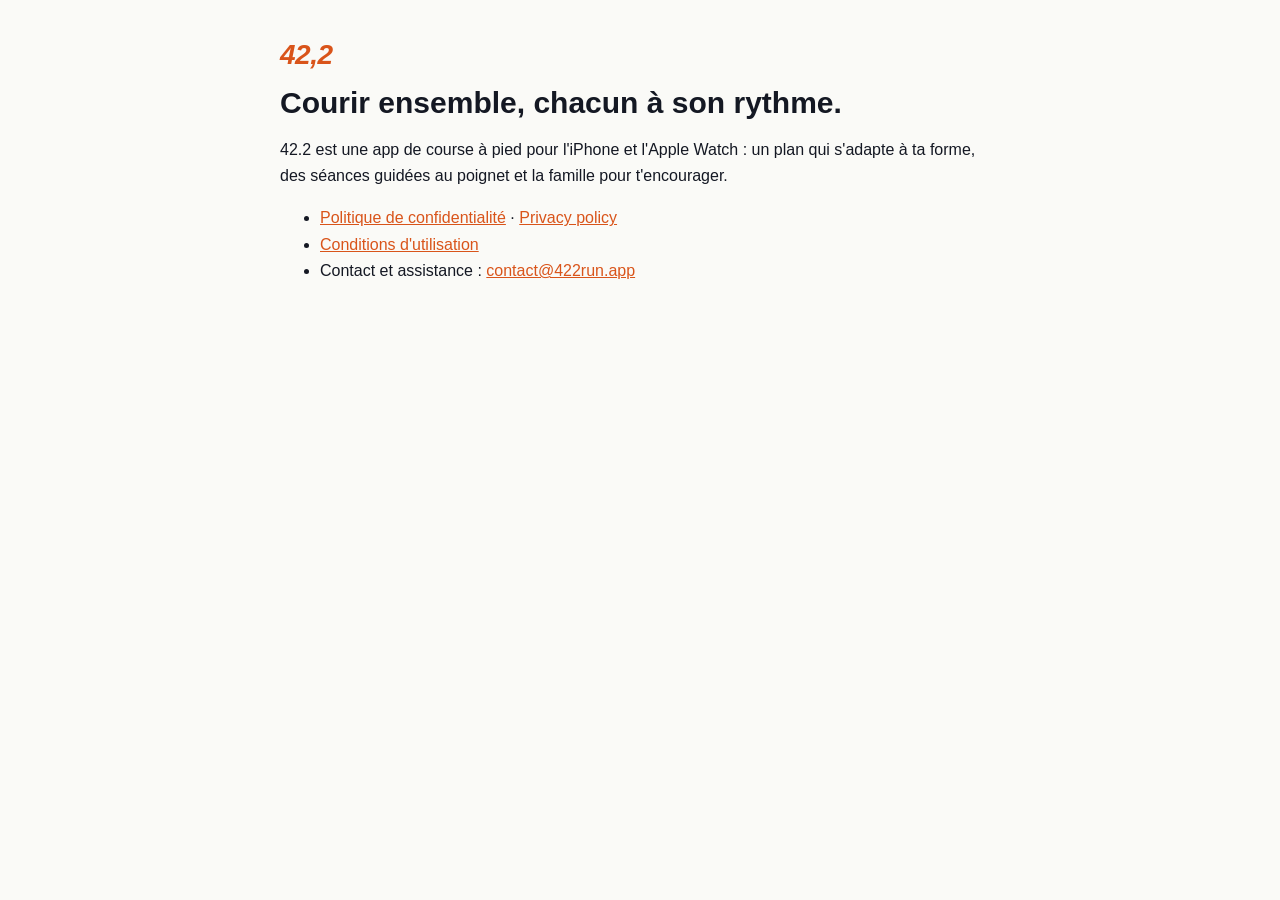
<file: index.html>
<!doctype html>
<html lang="fr">
<head>
<meta charset="utf-8">
<meta name="viewport" content="width=device-width,initial-scale=1,viewport-fit=cover">
<title>42.2 · Informations</title>
<link rel="stylesheet" href="style.css">
</head>
<body>
<main>
<div class="brand">42,2</div>
<h1>Courir ensemble, chacun à son rythme.</h1>
<p>42.2 est une app de course à pied pour l'iPhone et l'Apple Watch : un plan qui s'adapte à ta forme, des séances guidées au poignet et la famille pour t'encourager.</p>
<ul>
<li><a href="confidentialite.html">Politique de confidentialité</a> · <a href="privacy.html">Privacy policy</a></li>
<li><a href="conditions.html">Conditions d'utilisation</a></li>
<li>Contact et assistance : <a href="mailto:contact@422run.app">contact@422run.app</a></li>
</ul>
</main>
</body>
</html>
</file>
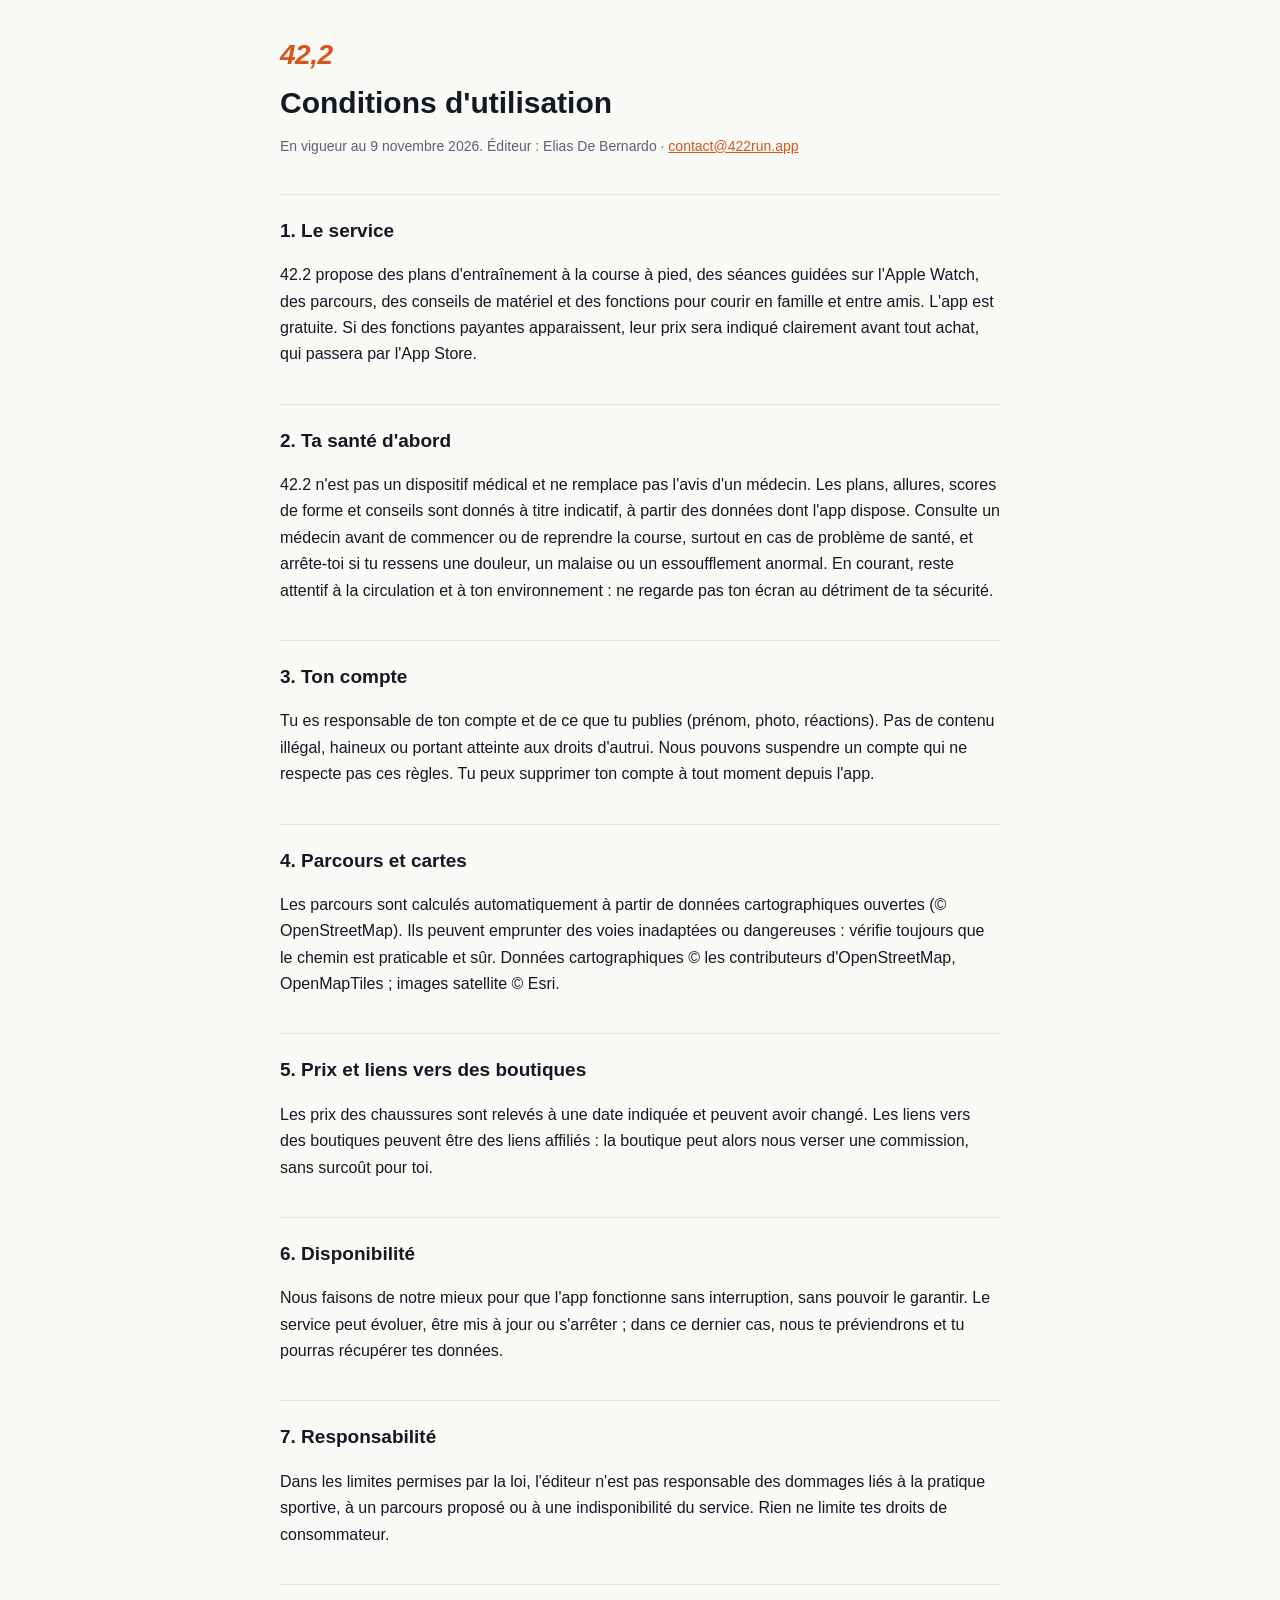
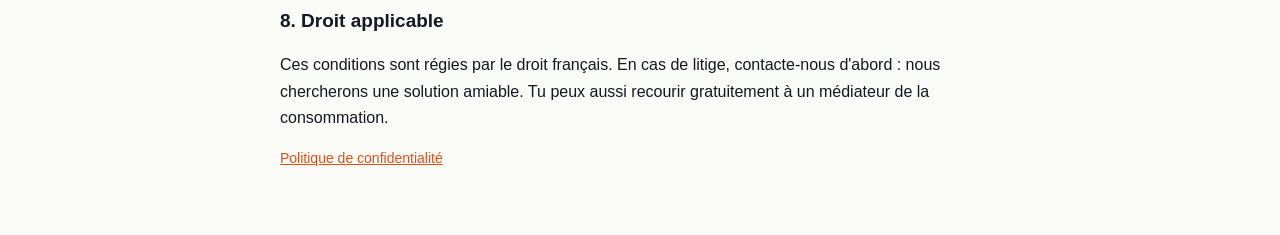
<file: conditions.html>
<!doctype html>
<html lang="fr">
<head>
<meta charset="utf-8">
<meta name="viewport" content="width=device-width,initial-scale=1,viewport-fit=cover">
<title>42.2 · Conditions d'utilisation</title>
<link rel="stylesheet" href="style.css">
</head>
<body>
<main>
<div class="brand">42,2</div>
<h1>Conditions d'utilisation</h1>
<p class="muted">En vigueur au 9 novembre 2026. Éditeur : Elias De Bernardo · <a href="mailto:contact@422run.app">contact@422run.app</a></p>

<h2>1. Le service</h2>
<p>42.2 propose des plans d'entraînement à la course à pied, des séances guidées sur l'Apple Watch, des parcours, des conseils de matériel et des fonctions pour courir en famille et entre amis. L'app est gratuite. Si des fonctions payantes apparaissent, leur prix sera indiqué clairement avant tout achat, qui passera par l'App Store.</p>

<h2>2. Ta santé d'abord</h2>
<p>42.2 n'est pas un dispositif médical et ne remplace pas l'avis d'un médecin. Les plans, allures, scores de forme et conseils sont donnés à titre indicatif, à partir des données dont l'app dispose. Consulte un médecin avant de commencer ou de reprendre la course, surtout en cas de problème de santé, et arrête-toi si tu ressens une douleur, un malaise ou un essoufflement anormal. En courant, reste attentif à la circulation et à ton environnement : ne regarde pas ton écran au détriment de ta sécurité.</p>

<h2>3. Ton compte</h2>
<p>Tu es responsable de ton compte et de ce que tu publies (prénom, photo, réactions). Pas de contenu illégal, haineux ou portant atteinte aux droits d'autrui. Nous pouvons suspendre un compte qui ne respecte pas ces règles. Tu peux supprimer ton compte à tout moment depuis l'app.</p>

<h2>4. Parcours et cartes</h2>
<p>Les parcours sont calculés automatiquement à partir de données cartographiques ouvertes (© OpenStreetMap). Ils peuvent emprunter des voies inadaptées ou dangereuses : vérifie toujours que le chemin est praticable et sûr. Données cartographiques © les contributeurs d'OpenStreetMap, OpenMapTiles ; images satellite © Esri.</p>

<h2>5. Prix et liens vers des boutiques</h2>
<p>Les prix des chaussures sont relevés à une date indiquée et peuvent avoir changé. Les liens vers des boutiques peuvent être des liens affiliés : la boutique peut alors nous verser une commission, sans surcoût pour toi.</p>

<h2>6. Disponibilité</h2>
<p>Nous faisons de notre mieux pour que l'app fonctionne sans interruption, sans pouvoir le garantir. Le service peut évoluer, être mis à jour ou s'arrêter ; dans ce dernier cas, nous te préviendrons et tu pourras récupérer tes données.</p>

<h2>7. Responsabilité</h2>
<p>Dans les limites permises par la loi, l'éditeur n'est pas responsable des dommages liés à la pratique sportive, à un parcours proposé ou à une indisponibilité du service. Rien ne limite tes droits de consommateur.</p>

<h2>8. Droit applicable</h2>
<p>Ces conditions sont régies par le droit français. En cas de litige, contacte-nous d'abord : nous chercherons une solution amiable. Tu peux aussi recourir gratuitement à un médiateur de la consommation.</p>

<nav><a href="confidentialite.html">Politique de confidentialité</a></nav>
</main>
</body>
</html>
</file>
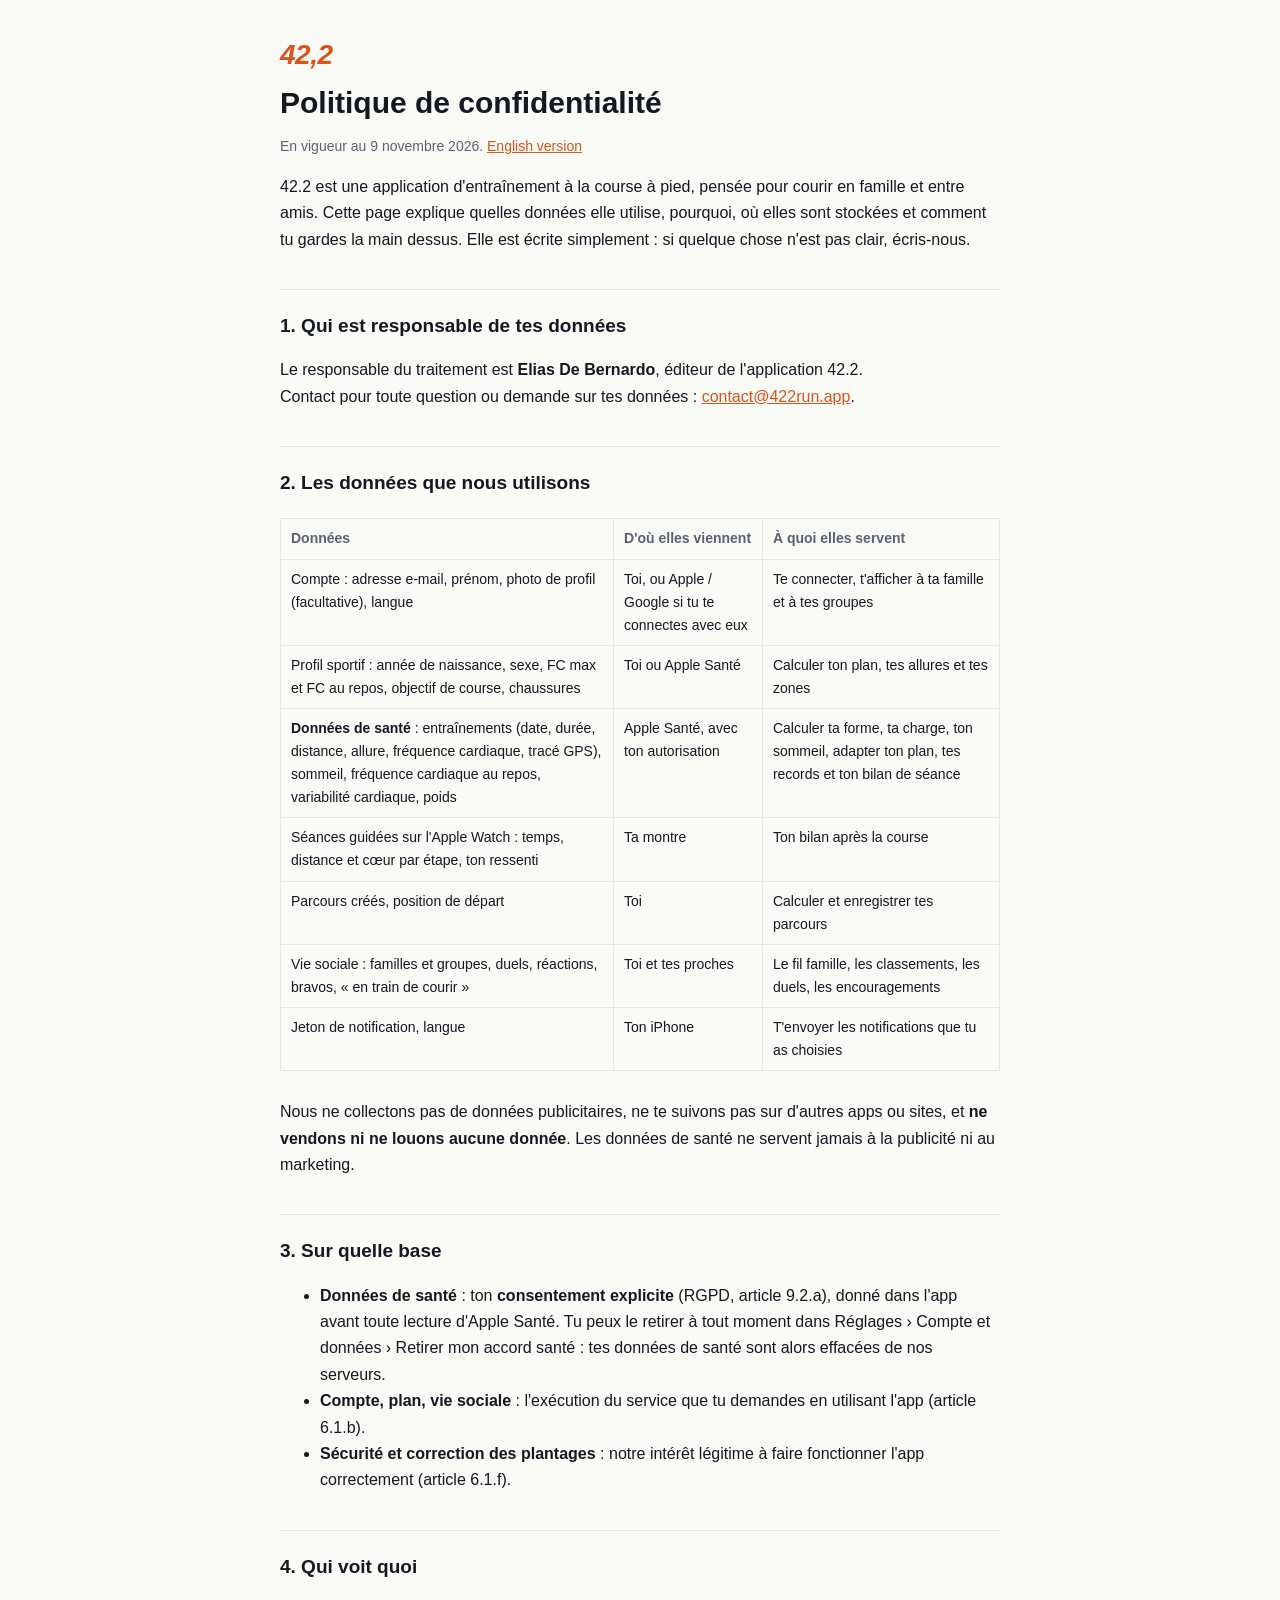
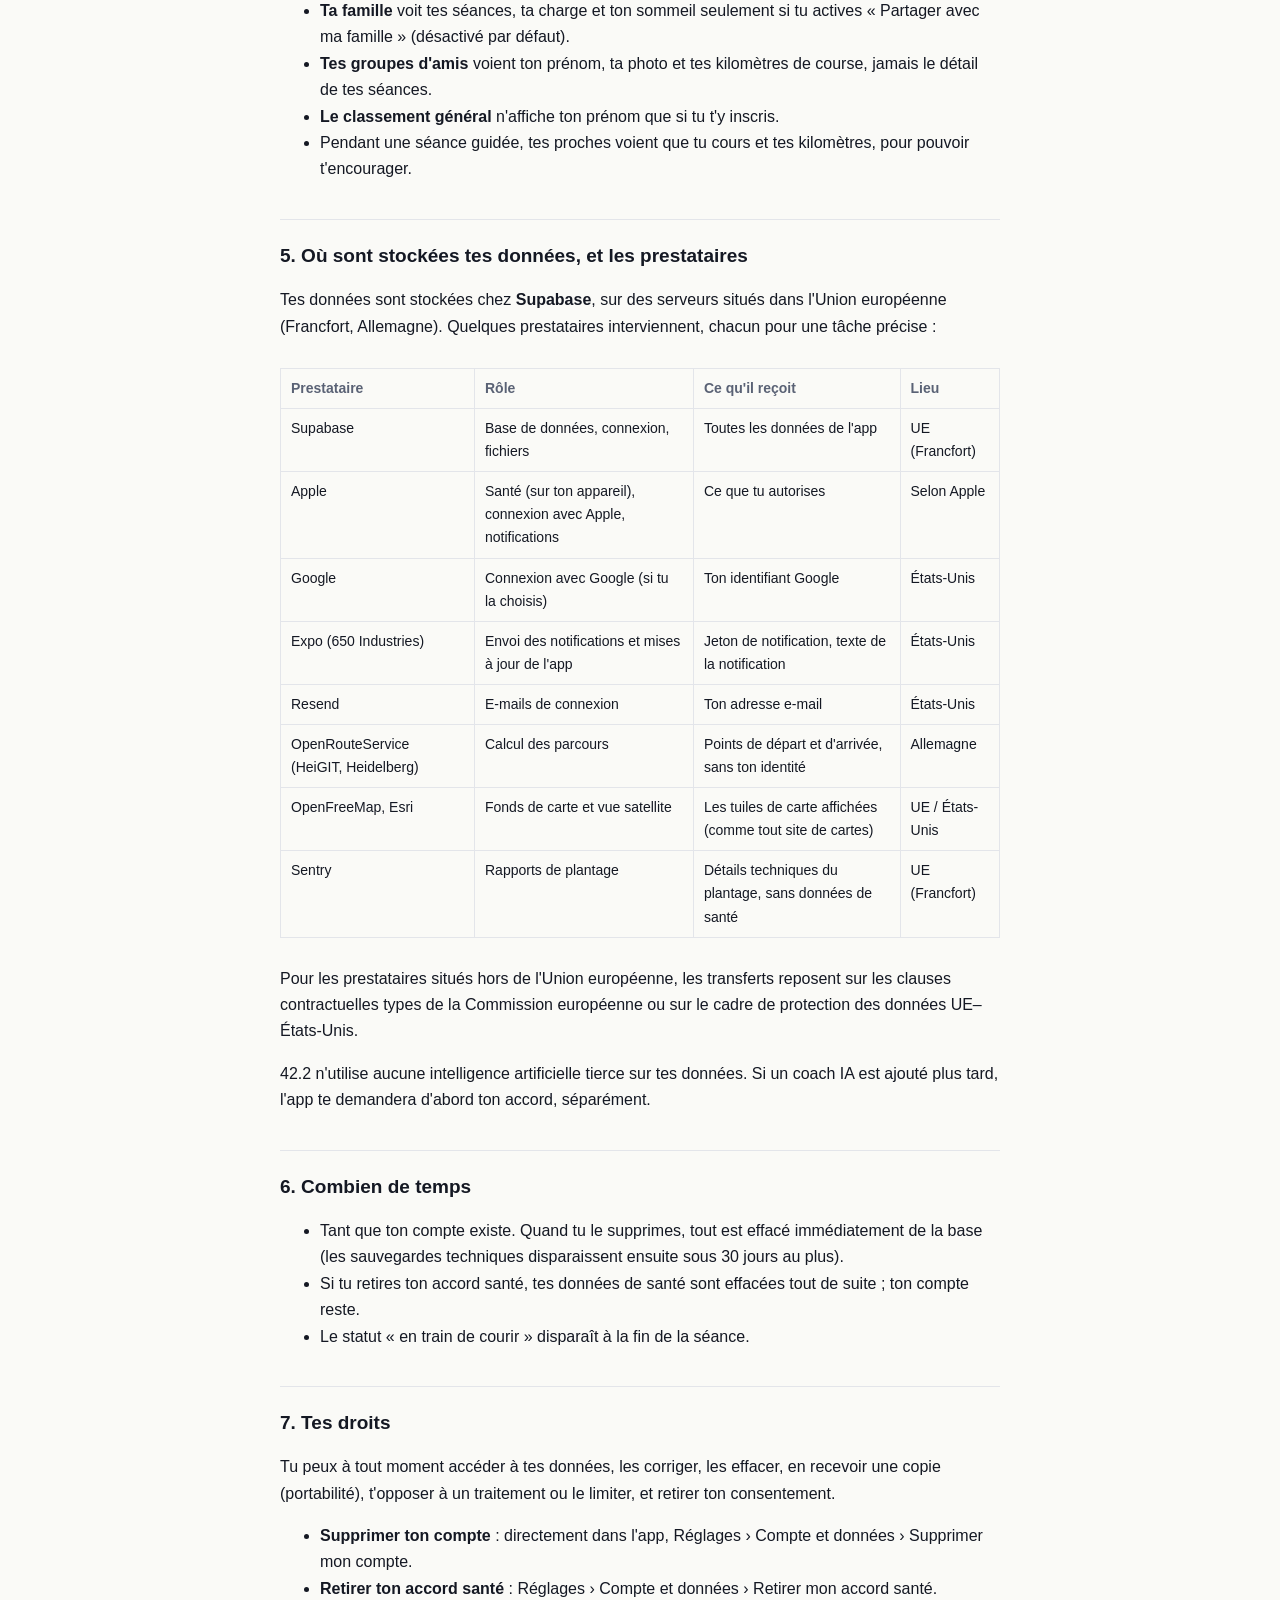
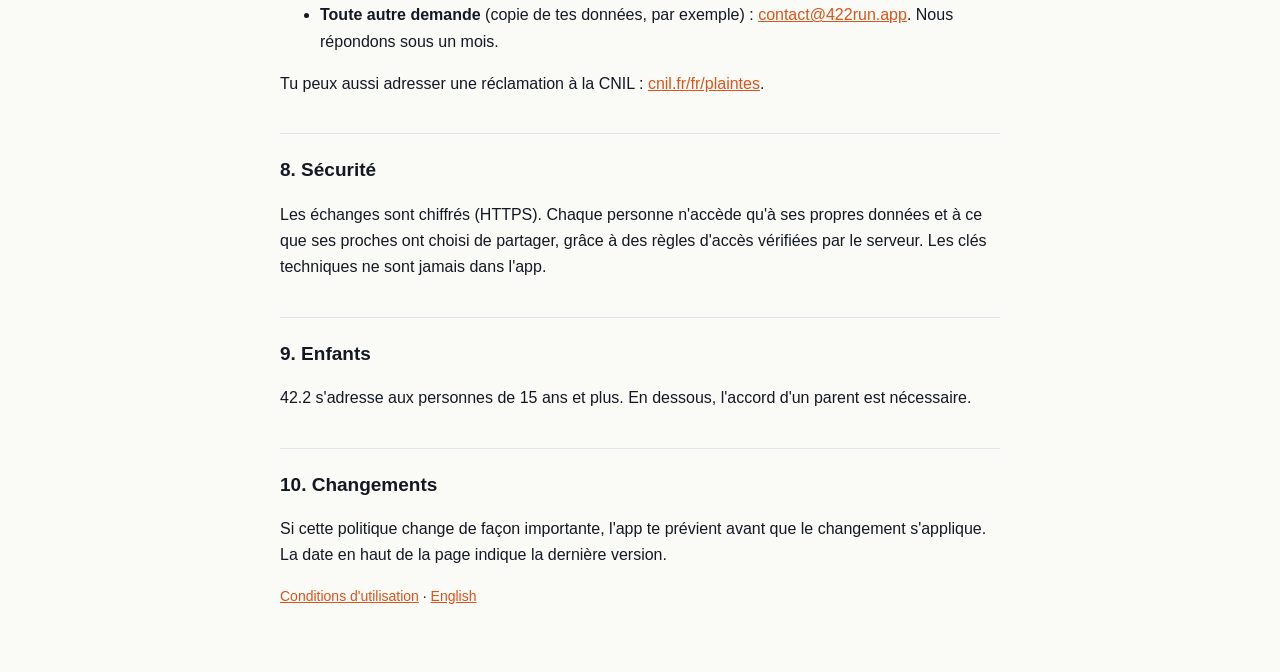
<file: confidentialite.html>
<!doctype html>
<html lang="fr">
<head>
<meta charset="utf-8">
<meta name="viewport" content="width=device-width,initial-scale=1,viewport-fit=cover">
<title>42.2 · Politique de confidentialité</title>
<link rel="stylesheet" href="style.css">
</head>
<body>
<main>
<div class="brand">42,2</div>
<h1>Politique de confidentialité</h1>
<p class="muted">En vigueur au 9 novembre 2026. <a href="privacy.html">English version</a></p>

<p>42.2 est une application d'entraînement à la course à pied, pensée pour courir en famille et entre amis. Cette page explique quelles données elle utilise, pourquoi, où elles sont stockées et comment tu gardes la main dessus. Elle est écrite simplement : si quelque chose n'est pas clair, écris-nous.</p>

<h2>1. Qui est responsable de tes données</h2>
<p>Le responsable du traitement est <strong>Elias De Bernardo</strong>, éditeur de l'application 42.2.<br>Contact pour toute question ou demande sur tes données : <a href="mailto:contact@422run.app">contact@422run.app</a>.</p>

<h2>2. Les données que nous utilisons</h2>
<div class="wrap"><table>
<tr><th>Données</th><th>D'où elles viennent</th><th>À quoi elles servent</th></tr>
<tr><td>Compte : adresse e-mail, prénom, photo de profil (facultative), langue</td><td>Toi, ou Apple / Google si tu te connectes avec eux</td><td>Te connecter, t'afficher à ta famille et à tes groupes</td></tr>
<tr><td>Profil sportif : année de naissance, sexe, FC max et FC au repos, objectif de course, chaussures</td><td>Toi ou Apple Santé</td><td>Calculer ton plan, tes allures et tes zones</td></tr>
<tr><td><strong>Données de santé</strong> : entraînements (date, durée, distance, allure, fréquence cardiaque, tracé GPS), sommeil, fréquence cardiaque au repos, variabilité cardiaque, poids</td><td>Apple Santé, avec ton autorisation</td><td>Calculer ta forme, ta charge, ton sommeil, adapter ton plan, tes records et ton bilan de séance</td></tr>
<tr><td>Séances guidées sur l'Apple Watch : temps, distance et cœur par étape, ton ressenti</td><td>Ta montre</td><td>Ton bilan après la course</td></tr>
<tr><td>Parcours créés, position de départ</td><td>Toi</td><td>Calculer et enregistrer tes parcours</td></tr>
<tr><td>Vie sociale : familles et groupes, duels, réactions, bravos, « en train de courir »</td><td>Toi et tes proches</td><td>Le fil famille, les classements, les duels, les encouragements</td></tr>
<tr><td>Jeton de notification, langue</td><td>Ton iPhone</td><td>T'envoyer les notifications que tu as choisies</td></tr>
</table></div>
<p>Nous ne collectons pas de données publicitaires, ne te suivons pas sur d'autres apps ou sites, et <strong>ne vendons ni ne louons aucune donnée</strong>. Les données de santé ne servent jamais à la publicité ni au marketing.</p>

<h2>3. Sur quelle base</h2>
<ul>
<li><strong>Données de santé</strong> : ton <strong>consentement explicite</strong> (RGPD, article 9.2.a), donné dans l'app avant toute lecture d'Apple Santé. Tu peux le retirer à tout moment dans Réglages › Compte et données › Retirer mon accord santé : tes données de santé sont alors effacées de nos serveurs.</li>
<li><strong>Compte, plan, vie sociale</strong> : l'exécution du service que tu demandes en utilisant l'app (article 6.1.b).</li>
<li><strong>Sécurité et correction des plantages</strong> : notre intérêt légitime à faire fonctionner l'app correctement (article 6.1.f).</li>
</ul>

<h2>4. Qui voit quoi</h2>
<ul>
<li><strong>Ta famille</strong> voit tes séances, ta charge et ton sommeil seulement si tu actives « Partager avec ma famille » (désactivé par défaut).</li>
<li><strong>Tes groupes d'amis</strong> voient ton prénom, ta photo et tes kilomètres de course, jamais le détail de tes séances.</li>
<li><strong>Le classement général</strong> n'affiche ton prénom que si tu t'y inscris.</li>
<li>Pendant une séance guidée, tes proches voient que tu cours et tes kilomètres, pour pouvoir t'encourager.</li>
</ul>

<h2>5. Où sont stockées tes données, et les prestataires</h2>
<p>Tes données sont stockées chez <strong>Supabase</strong>, sur des serveurs situés dans l'Union européenne (Francfort, Allemagne). Quelques prestataires interviennent, chacun pour une tâche précise :</p>
<div class="wrap"><table>
<tr><th>Prestataire</th><th>Rôle</th><th>Ce qu'il reçoit</th><th>Lieu</th></tr>
<tr><td>Supabase</td><td>Base de données, connexion, fichiers</td><td>Toutes les données de l'app</td><td>UE (Francfort)</td></tr>
<tr><td>Apple</td><td>Santé (sur ton appareil), connexion avec Apple, notifications</td><td>Ce que tu autorises</td><td>Selon Apple</td></tr>
<tr><td>Google</td><td>Connexion avec Google (si tu la choisis)</td><td>Ton identifiant Google</td><td>États-Unis</td></tr>
<tr><td>Expo (650 Industries)</td><td>Envoi des notifications et mises à jour de l'app</td><td>Jeton de notification, texte de la notification</td><td>États-Unis</td></tr>
<tr><td>Resend</td><td>E-mails de connexion</td><td>Ton adresse e-mail</td><td>États-Unis</td></tr>
<tr><td>OpenRouteService (HeiGIT, Heidelberg)</td><td>Calcul des parcours</td><td>Points de départ et d'arrivée, sans ton identité</td><td>Allemagne</td></tr>
<tr><td>OpenFreeMap, Esri</td><td>Fonds de carte et vue satellite</td><td>Les tuiles de carte affichées (comme tout site de cartes)</td><td>UE / États-Unis</td></tr>
<tr><td>Sentry</td><td>Rapports de plantage</td><td>Détails techniques du plantage, sans données de santé</td><td>UE (Francfort)</td></tr>
</table></div>
<p>Pour les prestataires situés hors de l'Union européenne, les transferts reposent sur les clauses contractuelles types de la Commission européenne ou sur le cadre de protection des données UE–États-Unis.</p>
<p>42.2 n'utilise aucune intelligence artificielle tierce sur tes données. Si un coach IA est ajouté plus tard, l'app te demandera d'abord ton accord, séparément.</p>

<h2>6. Combien de temps</h2>
<ul>
<li>Tant que ton compte existe. Quand tu le supprimes, tout est effacé immédiatement de la base (les sauvegardes techniques disparaissent ensuite sous 30 jours au plus).</li>
<li>Si tu retires ton accord santé, tes données de santé sont effacées tout de suite ; ton compte reste.</li>
<li>Le statut « en train de courir » disparaît à la fin de la séance.</li>
</ul>

<h2>7. Tes droits</h2>
<p>Tu peux à tout moment accéder à tes données, les corriger, les effacer, en recevoir une copie (portabilité), t'opposer à un traitement ou le limiter, et retirer ton consentement.</p>
<ul>
<li><strong>Supprimer ton compte</strong> : directement dans l'app, Réglages › Compte et données › Supprimer mon compte.</li>
<li><strong>Retirer ton accord santé</strong> : Réglages › Compte et données › Retirer mon accord santé.</li>
<li><strong>Toute autre demande</strong> (copie de tes données, par exemple) : <a href="mailto:contact@422run.app">contact@422run.app</a>. Nous répondons sous un mois.</li>
</ul>
<p>Tu peux aussi adresser une réclamation à la CNIL : <a href="https://www.cnil.fr/fr/plaintes">cnil.fr/fr/plaintes</a>.</p>

<h2>8. Sécurité</h2>
<p>Les échanges sont chiffrés (HTTPS). Chaque personne n'accède qu'à ses propres données et à ce que ses proches ont choisi de partager, grâce à des règles d'accès vérifiées par le serveur. Les clés techniques ne sont jamais dans l'app.</p>

<h2>9. Enfants</h2>
<p>42.2 s'adresse aux personnes de 15 ans et plus. En dessous, l'accord d'un parent est nécessaire.</p>

<h2>10. Changements</h2>
<p>Si cette politique change de façon importante, l'app te prévient avant que le changement s'applique. La date en haut de la page indique la dernière version.</p>

<nav><a href="conditions.html">Conditions d'utilisation</a> · <a href="privacy.html">English</a></nav>
</main>
</body>
</html>
</file>
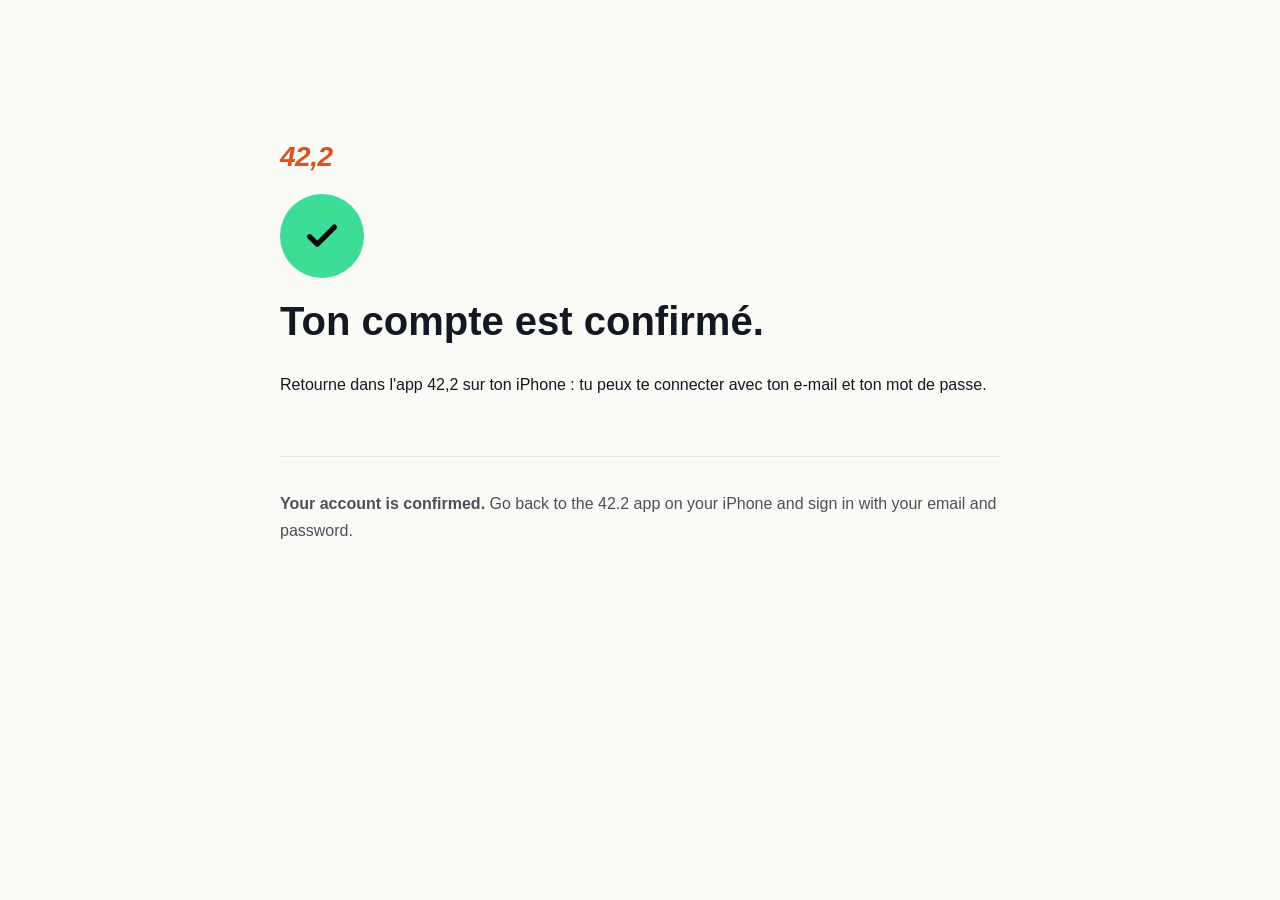
<file: confirme.html>
<!doctype html>
<html lang="fr">
<head>
<meta charset="utf-8">
<meta name="viewport" content="width=device-width,initial-scale=1,viewport-fit=cover">
<title>42,2 · Compte confirmé</title>
<link rel="stylesheet" href="style.css">
<style>
.ok{min-height:70vh;display:flex;flex-direction:column;justify-content:center;gap:14px}
.check{width:84px;height:84px;border-radius:42px;background:#3DDC97;display:flex;align-items:center;justify-content:center}
.check svg{width:44px;height:44px}
.big{font-size:40px;line-height:1.05;font-weight:900;margin:8px 0 0}
.en{opacity:.75;margin-top:28px;padding-top:18px;border-top:1px solid rgba(127,127,127,.25)}
</style>
</head>
<body>
<main class="ok">
<div class="brand">42,2</div>
<div class="check"><svg viewBox="0 0 256 256"><path d="M56 132l44 44 100-100" stroke="#07090E" stroke-width="30" fill="none" stroke-linecap="round" stroke-linejoin="round"/></svg></div>
<p class="big">Ton compte est confirmé.</p>
<p>Retourne dans l'app 42,2 sur ton iPhone : tu peux te connecter avec ton e-mail et ton mot de passe.</p>
<div class="en">
<p><strong>Your account is confirmed.</strong> Go back to the 42.2 app on your iPhone and sign in with your email and password.</p>
</div>
</main>
</body>
</html>
</file>
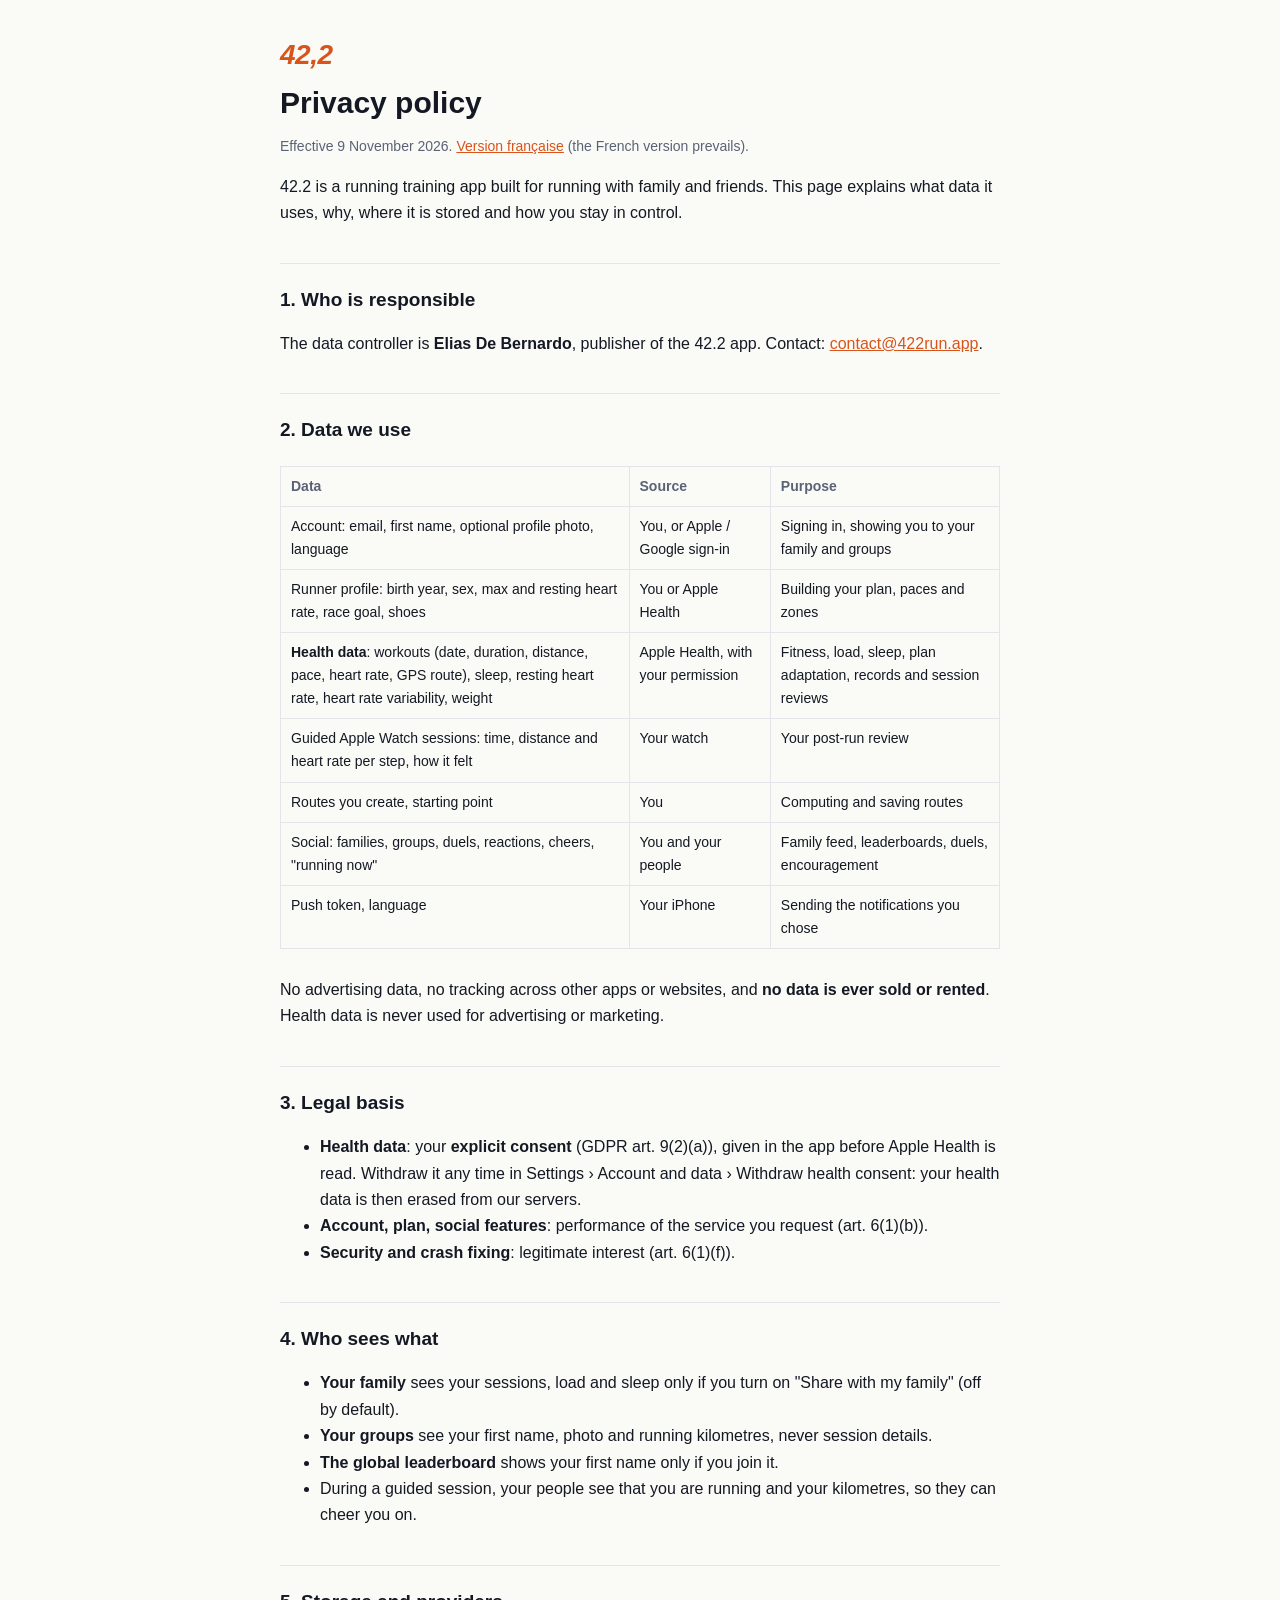
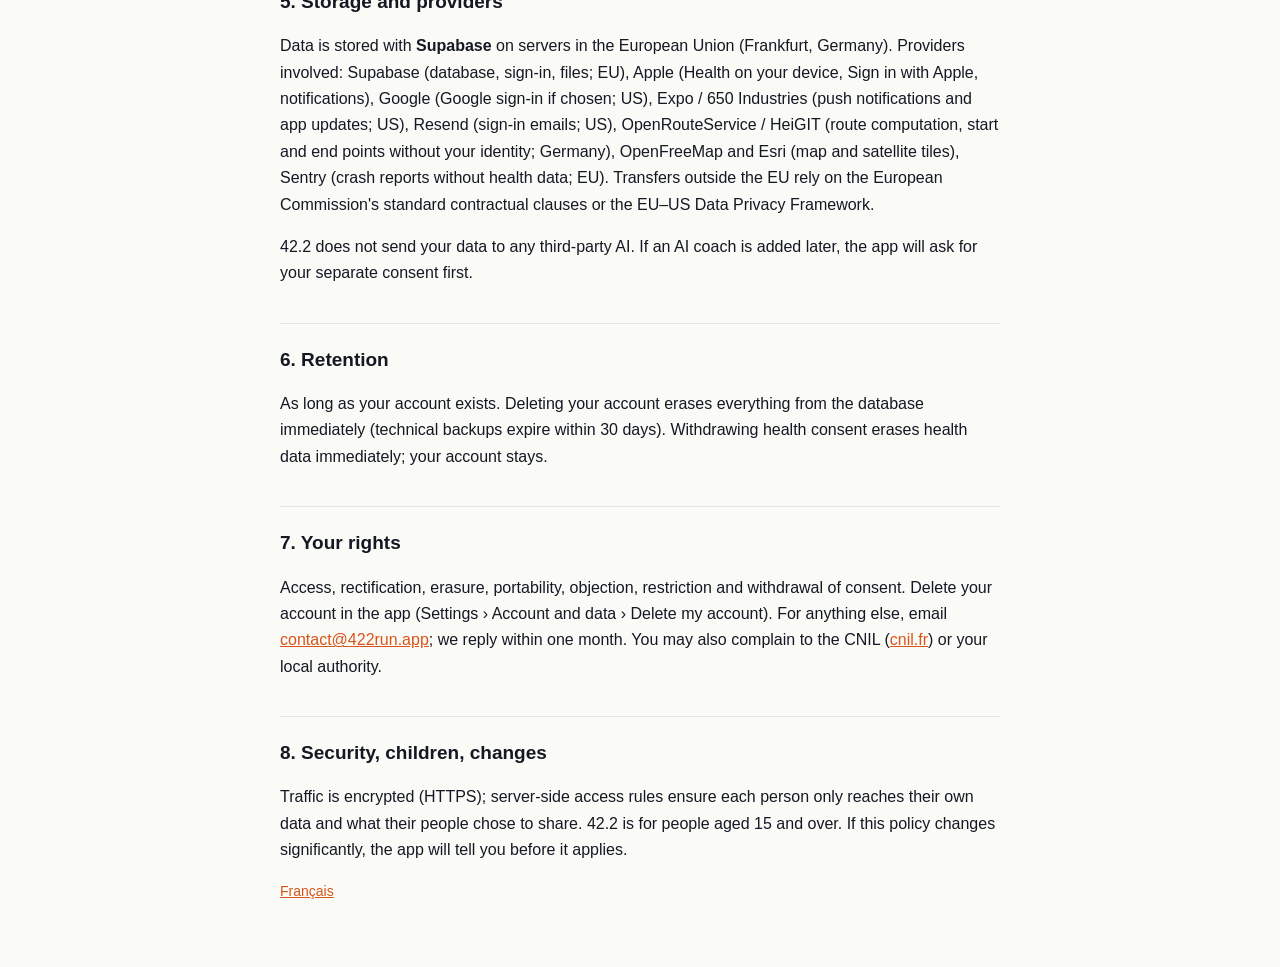
<file: privacy.html>
<!doctype html>
<html lang="en">
<head>
<meta charset="utf-8">
<meta name="viewport" content="width=device-width,initial-scale=1,viewport-fit=cover">
<title>42.2 · Privacy policy</title>
<link rel="stylesheet" href="style.css">
</head>
<body>
<main>
<div class="brand">42,2</div>
<h1>Privacy policy</h1>
<p class="muted">Effective 9 November 2026. <a href="confidentialite.html">Version française</a> (the French version prevails).</p>

<p>42.2 is a running training app built for running with family and friends. This page explains what data it uses, why, where it is stored and how you stay in control.</p>

<h2>1. Who is responsible</h2>
<p>The data controller is <strong>Elias De Bernardo</strong>, publisher of the 42.2 app. Contact: <a href="mailto:contact@422run.app">contact@422run.app</a>.</p>

<h2>2. Data we use</h2>
<div class="wrap"><table>
<tr><th>Data</th><th>Source</th><th>Purpose</th></tr>
<tr><td>Account: email, first name, optional profile photo, language</td><td>You, or Apple / Google sign-in</td><td>Signing in, showing you to your family and groups</td></tr>
<tr><td>Runner profile: birth year, sex, max and resting heart rate, race goal, shoes</td><td>You or Apple Health</td><td>Building your plan, paces and zones</td></tr>
<tr><td><strong>Health data</strong>: workouts (date, duration, distance, pace, heart rate, GPS route), sleep, resting heart rate, heart rate variability, weight</td><td>Apple Health, with your permission</td><td>Fitness, load, sleep, plan adaptation, records and session reviews</td></tr>
<tr><td>Guided Apple Watch sessions: time, distance and heart rate per step, how it felt</td><td>Your watch</td><td>Your post-run review</td></tr>
<tr><td>Routes you create, starting point</td><td>You</td><td>Computing and saving routes</td></tr>
<tr><td>Social: families, groups, duels, reactions, cheers, "running now"</td><td>You and your people</td><td>Family feed, leaderboards, duels, encouragement</td></tr>
<tr><td>Push token, language</td><td>Your iPhone</td><td>Sending the notifications you chose</td></tr>
</table></div>
<p>No advertising data, no tracking across other apps or websites, and <strong>no data is ever sold or rented</strong>. Health data is never used for advertising or marketing.</p>

<h2>3. Legal basis</h2>
<ul>
<li><strong>Health data</strong>: your <strong>explicit consent</strong> (GDPR art. 9(2)(a)), given in the app before Apple Health is read. Withdraw it any time in Settings › Account and data › Withdraw health consent: your health data is then erased from our servers.</li>
<li><strong>Account, plan, social features</strong>: performance of the service you request (art. 6(1)(b)).</li>
<li><strong>Security and crash fixing</strong>: legitimate interest (art. 6(1)(f)).</li>
</ul>

<h2>4. Who sees what</h2>
<ul>
<li><strong>Your family</strong> sees your sessions, load and sleep only if you turn on "Share with my family" (off by default).</li>
<li><strong>Your groups</strong> see your first name, photo and running kilometres, never session details.</li>
<li><strong>The global leaderboard</strong> shows your first name only if you join it.</li>
<li>During a guided session, your people see that you are running and your kilometres, so they can cheer you on.</li>
</ul>

<h2>5. Storage and providers</h2>
<p>Data is stored with <strong>Supabase</strong> on servers in the European Union (Frankfurt, Germany). Providers involved: Supabase (database, sign-in, files; EU), Apple (Health on your device, Sign in with Apple, notifications), Google (Google sign-in if chosen; US), Expo / 650 Industries (push notifications and app updates; US), Resend (sign-in emails; US), OpenRouteService / HeiGIT (route computation, start and end points without your identity; Germany), OpenFreeMap and Esri (map and satellite tiles), Sentry (crash reports without health data; EU). Transfers outside the EU rely on the European Commission's standard contractual clauses or the EU–US Data Privacy Framework.</p>
<p>42.2 does not send your data to any third-party AI. If an AI coach is added later, the app will ask for your separate consent first.</p>

<h2>6. Retention</h2>
<p>As long as your account exists. Deleting your account erases everything from the database immediately (technical backups expire within 30 days). Withdrawing health consent erases health data immediately; your account stays.</p>

<h2>7. Your rights</h2>
<p>Access, rectification, erasure, portability, objection, restriction and withdrawal of consent. Delete your account in the app (Settings › Account and data › Delete my account). For anything else, email <a href="mailto:contact@422run.app">contact@422run.app</a>; we reply within one month. You may also complain to the CNIL (<a href="https://www.cnil.fr">cnil.fr</a>) or your local authority.</p>

<h2>8. Security, children, changes</h2>
<p>Traffic is encrypted (HTTPS); server-side access rules ensure each person only reaches their own data and what their people chose to share. 42.2 is for people aged 15 and over. If this policy changes significantly, the app will tell you before it applies.</p>

<nav><a href="confidentialite.html">Français</a></nav>
</main>
</body>
</html>
</file>
<file: style.css>
:root{--bg:#07090E;--fg:#F4F6FB;--muted:#9AA3B8;--line:#1C2233;--accent:#FF7A3D}
@media (prefers-color-scheme: light){:root{--bg:#FAFAF7;--fg:#141823;--muted:#5A6275;--line:#E3E5EA;--accent:#D9541A}}
*{box-sizing:border-box}
body{margin:0;background:var(--bg);color:var(--fg);font:16px/1.65 -apple-system,BlinkMacSystemFont,"Segoe UI",Roboto,sans-serif;padding:32px max(16px,env(safe-area-inset-left)) 64px}
main{max-width:720px;margin:0 auto}
.brand{font-weight:900;font-style:italic;font-size:28px;color:var(--accent);letter-spacing:-.5px}
h1{font-size:30px;line-height:1.15;margin:8px 0 4px;text-wrap:balance}
h2{font-size:19px;margin:36px 0 8px;padding-top:20px;border-top:1px solid var(--line)}
p,li{color:var(--fg)}
.muted{color:var(--muted);font-size:14px}
table{width:100%;border-collapse:collapse;font-size:14px;margin:12px 0}
td,th{border:1px solid var(--line);padding:8px 10px;text-align:left;vertical-align:top}
th{color:var(--muted);font-weight:700}
.wrap{overflow-x:auto}
a{color:var(--accent)}
nav{margin:16px 0 0;font-size:14px}
</file>
